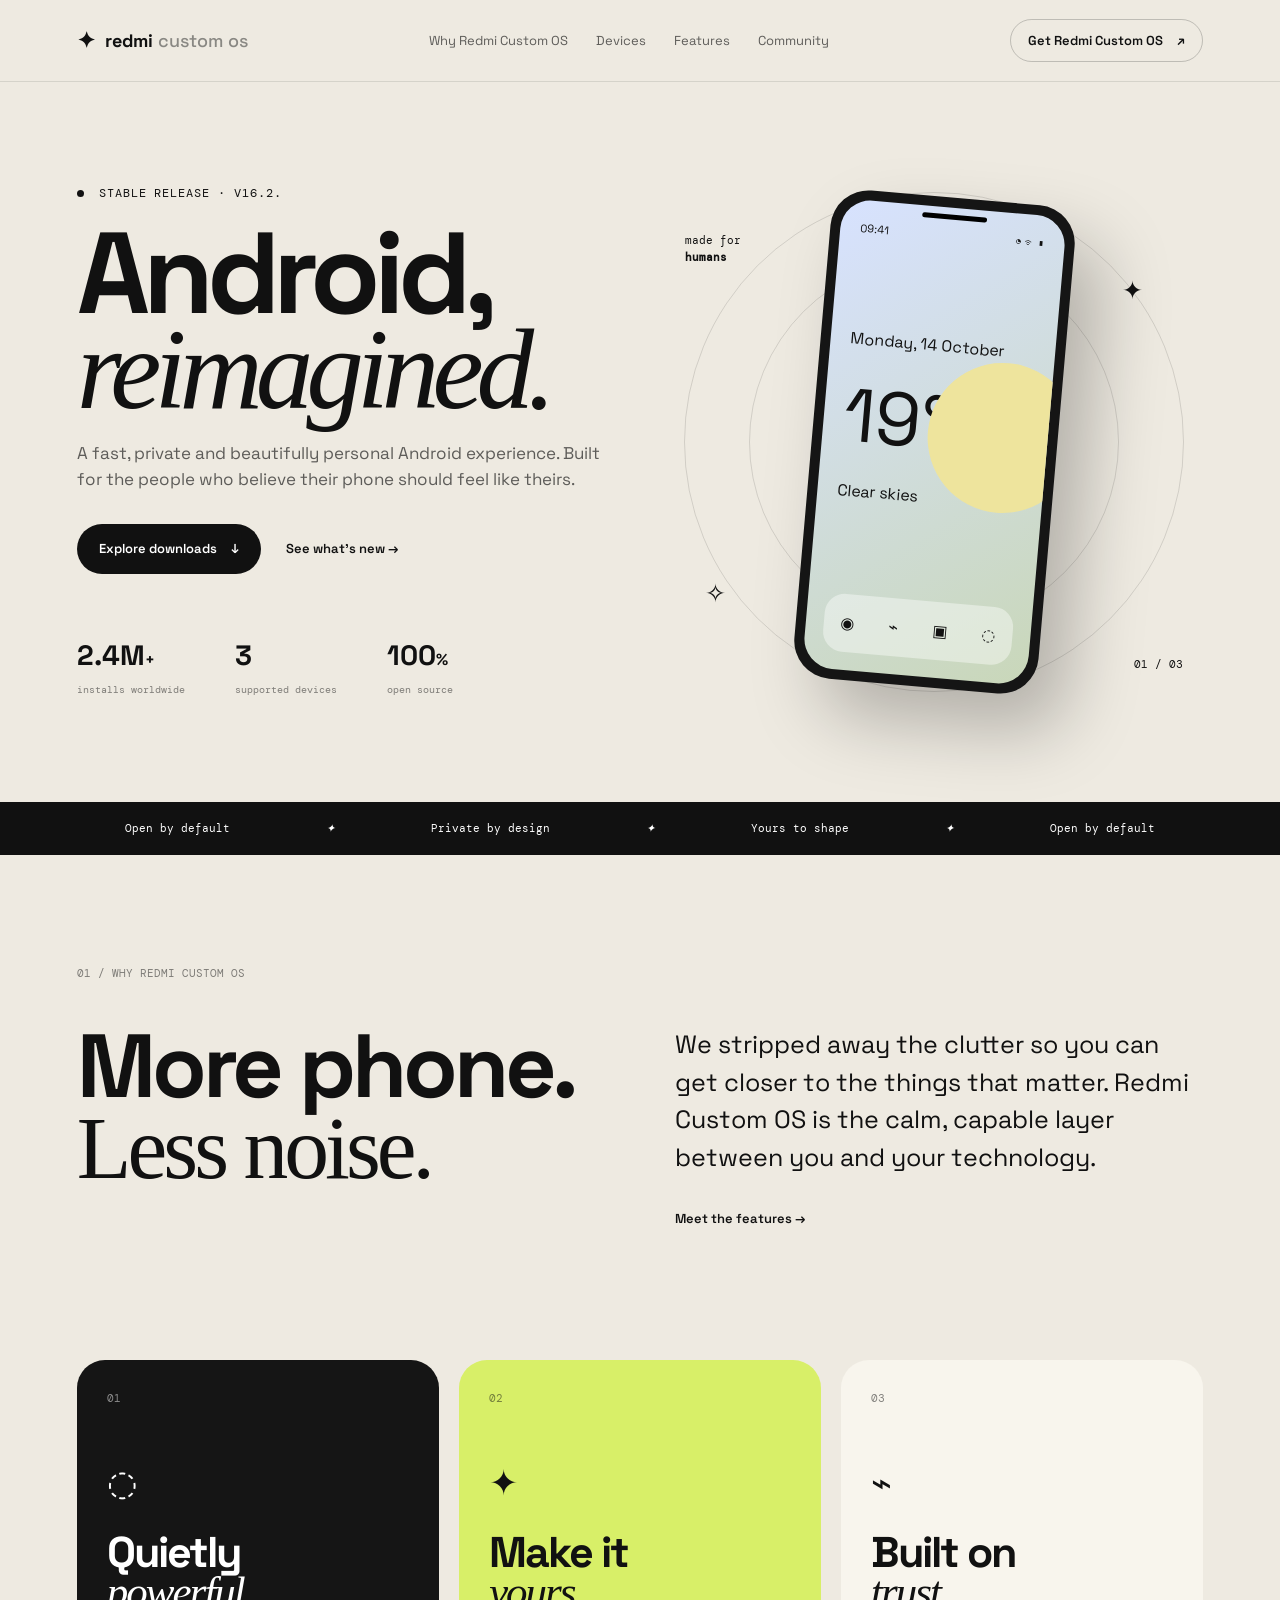
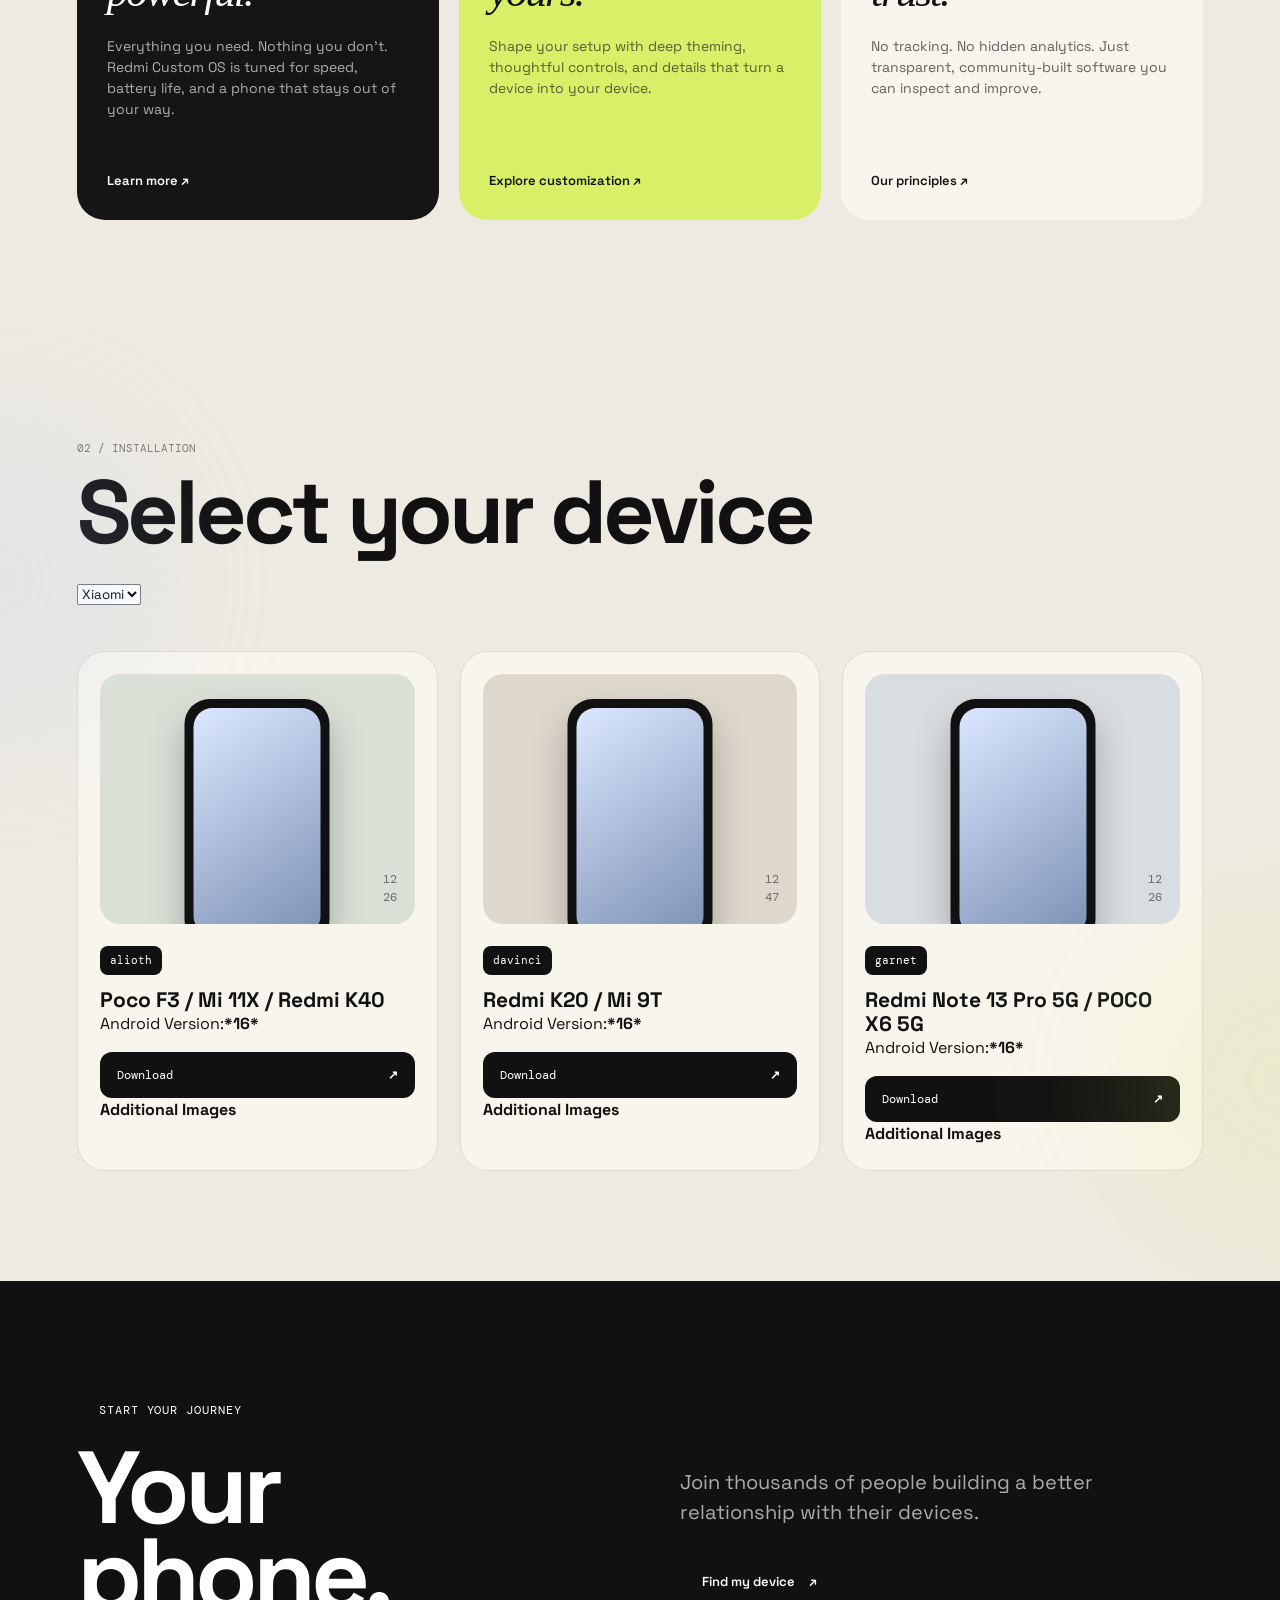
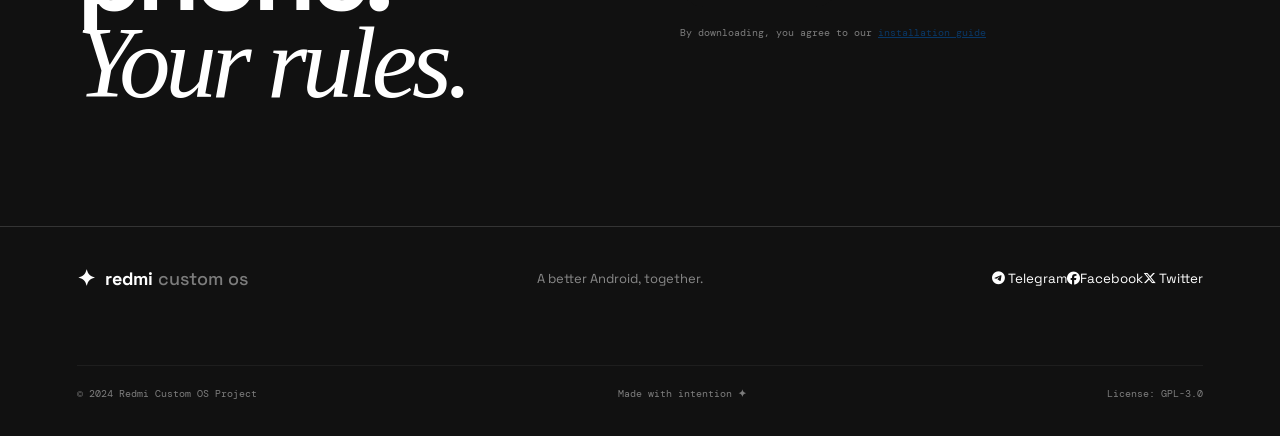
<file: index.html>
<!doctype html>
<html lang="en">
  <head>
    <meta charset="UTF-8" />
    <meta name="viewport" content="width=device-width, initial-scale=1.0" />
    <meta name="description" content="Redmi Custom OS is a clean, private and endlessly personal Android custom ROM." />
    <title>Redmi Custom OS — Android, reimagined</title>
    <link rel="preconnect" href="https://fonts.googleapis.com" />
    <link rel="preconnect" href="https://fonts.gstatic.com" crossorigin />
    <link href="https://fonts.googleapis.com/css2?family=DM+Mono:wght@400;500&family=Space+Grotesk:wght@400;500;600;700&display=swap" rel="stylesheet" />
    <link rel="stylesheet" href="styles.css" />
    <link rel="stylesheet" href="https://cdnjs.cloudflare.com/ajax/libs/font-awesome/6.5.2/css/all.min.css">
    </head>
  <body>
    <div class="noise"></div>
    <header class="site-header">
      <a class="brand" href="#" aria-label="Redmi Custom OS home"><span class="brand-mark">✦</span><span>redmi<span class="brand-dim"> custom os</span></span></a>
      <nav class="main-nav" aria-label="Main navigation">
        <a href="#why">Why Redmi Custom OS</a>
        <a href="#devices">Devices</a>
        <a href="#features">Features</a>
        <a href="#community">Community</a>
      </nav>
      <a class="button button-small button-outline" href="#download">Get Redmi Custom OS <span>↗</span></a>
      <button class="menu-button" aria-label="Open navigation menu" aria-expanded="false"><span></span><span></span></button>
    </header>

    <main>
      <section class="hero">
        <div class="hero-copy">
          <p class="eyebrow"><span class="pulse"></span> Stable release · v16.2.</p>
          <h1>Android,<br /><em>reimagined.</em></h1>
          <p class="hero-text">A fast, private and beautifully personal Android experience. Built for the people who believe their phone should feel like theirs.</p>
          <div class="hero-actions">
            <a class="button button-primary" href="#download">Explore downloads <span>↓</span></a>
            <a class="text-link" href="#why">See what’s new <span>→</span></a>
          </div>
          <div class="hero-stats">
            <div><strong>2.4M<span>+</span></strong><small>installs worldwide</small></div>
            <div><strong>3</strong><small>supported devices</small></div>
            <div><strong>100<span>%</span></strong><small>open source</small></div>
          </div>
        </div>
        <div class="hero-art" aria-label="Redmi Custom OS interface preview">
          <div class="orbit orbit-one"></div><div class="orbit orbit-two"></div>
          <div class="phone">
            <div class="phone-speaker"></div>
            <div class="phone-screen">
              <div class="screen-top"><span>09:41</span><span>◔ ᯤ ▮</span></div>
              <div class="weather"><span>Monday, 14 October</span><strong>19°</strong><span>Clear skies</span></div>
              <div class="sun"></div>
              <div class="screen-dock"><span>◉</span><span>⌁</span><span>▣</span><span>◌</span></div>
            </div>
          </div>
          <div class="art-label label-top">made for<br /><strong>humans</strong></div>
          <div class="art-label label-bottom">01 / 03</div>
          <div class="sparkle sparkle-a">✦</div><div class="sparkle sparkle-b">✧</div>
        </div>
      </section>

      <section class="ticker" aria-label="Redmi Custom OS values">
        <span>Open by default</span><i>✦</i><span>Private by design</span><i>✦</i><span>Yours to shape</span><i>✦</i><span>Open by default</span>
      </section>

      <section class="section intro-section" id="why">
        <div class="section-kicker">01 / Why Redmi Custom OS</div>
        <div class="intro-grid">
          <h2>More phone.<br /><span>Less noise.</span></h2>
          <div><p class="large-copy">We stripped away the clutter so you can get closer to the things that matter. Redmi Custom OS is the calm, capable layer between you and your technology.</p><a class="text-link" href="#features">Meet the features <span>→</span></a></div>
        </div>
      </section>

      <section class="section feature-section" id="features">
        <div class="feature-card feature-dark">
          <span class="card-number">01</span><div class="card-icon">◌</div>
          <h3>Quietly<br /><em>powerful.</em></h3><p>Everything you need. Nothing you don’t. Redmi Custom OS is tuned for speed, battery life, and a phone that stays out of your way.</p><a href="#download" class="card-link">Learn more <span>↗</span></a>
        </div>
        <div class="feature-card feature-lime">
          <span class="card-number">02</span><div class="card-icon">✦</div>
          <h3>Make it<br /><em>yours.</em></h3><p>Shape your setup with deep theming, thoughtful controls, and details that turn a device into your device.</p><a href="#download" class="card-link">Explore customization <span>↗</span></a>
        </div>
        <div class="feature-card feature-paper">
          <span class="card-number">03</span><div class="card-icon">⌁</div>
          <h3>Built on<br /><em>trust.</em></h3><p>No tracking. No hidden analytics. Just transparent, community-built software you can inspect and improve.</p><a href="#community" class="card-link">Our principles <span>↗</span></a>
        </div>
      </section>

      <section class="section device-section" id="devices">
        <div class="install-orb install-orb-left"></div><div class="install-orb install-orb-right"></div>
        <div class="install-header"><div class="section-kicker">02 / Installation</div><h2>Select your device</h2><label<span></span><select aria-label="Select device brand"><option>Xiaomi</option><option>Redmi</option><option>Poco</option></select></label></div>
        <div class="device-grid">
          <article class="install-card"><div class="device-art device-art-one"><span>12<br />26</span><i></i></div><div class="codename">alioth</div><h3>Poco F3 / Mi 11X / Redmi K40</h3><div class="Android Version"><span>Android Version:</span><strong>*16*</strong></div><a class="download-pill" href="alioth.html">Download <b>↗</b></a>

<div class="additional-images">
  <strong>Additional Images</strong>
  <a href="#" class=""></a>
</div>

</article>
          <article class="install-card"><div class="device-art device-art-two"><span>12<br />47</span><i></i></div><div class="codename">davinci</div><h3>Redmi K20 / Mi 9T</h3><div class="Android Version"><span>Android Version:</span><strong>*16*</strong></div><a class="download-pill" href="davinci.html">Download <b>↗</b></a>

<div class="additional-images">
  <strong>Additional Images</strong>
  <a href="#" class=""></a>
</div>

</article>
          <article class="install-card"><div class="device-art device-art-three"><span>12<br />26</span><i></i></div><div class="codename">garnet</div><h3>Redmi Note 13 Pro 5G / POCO X6 5G</h3><div class="Android Version"><span>Android Version:</span><strong>*16*</strong></div><a class="download-pill" href="garnet.html">Download <b>↗</b></a>

<div class="additional-images">
  <strong>Additional Images</strong>
  <a href="#" class=""></a>
</div>

</article>
        </div>
      </section>

      <section class="download-section" id="download">
        <div><p class="eyebrow"><span class="pulse"></span> Start your journey</p><h2>Your phone.<br /><em>Your rules.</em></h2></div>
        <div class="download-side"><p>Join thousands of people building a better relationship with their devices.</p><a class="button button-primary" href="#devices">Find my device <span>↗</span></a><small>By downloading, you agree to our <a href="installation.html" style="color:#0066cc; text-decoration:underline;">installation guide</a>
      </section>
    </main>

    <footer id="community">
      <div class="footer-top"><a class="brand" href="#"><span class="brand-mark">✦</span><span>redmi<span class="brand-dim"> custom os</span></span></a><p>A better Android, together.</p><div class="social-links"><a href="https://t.me/RedmiCustomOS"><i class="fa-brands fa-telegram"></i> Telegram</a><a href="https://www.facebook.com/share/1D7gKdGGDg"><i class="fa-brands fa-facebook"></i>Facebook</a><a href="https://x.com/dhankad_de95791"><i class="fa-brands fa-x-twitter"></i> Twitter</a></div></div>
      <div class="footer-bottom"><span>© 2024 Redmi Custom OS Project</span><span>Made with intention <b>✦</b></span><span>License: GPL-3.0</span></div>
    </footer>
    <script src="script.js"></script>
  </body>
</html>
</file>
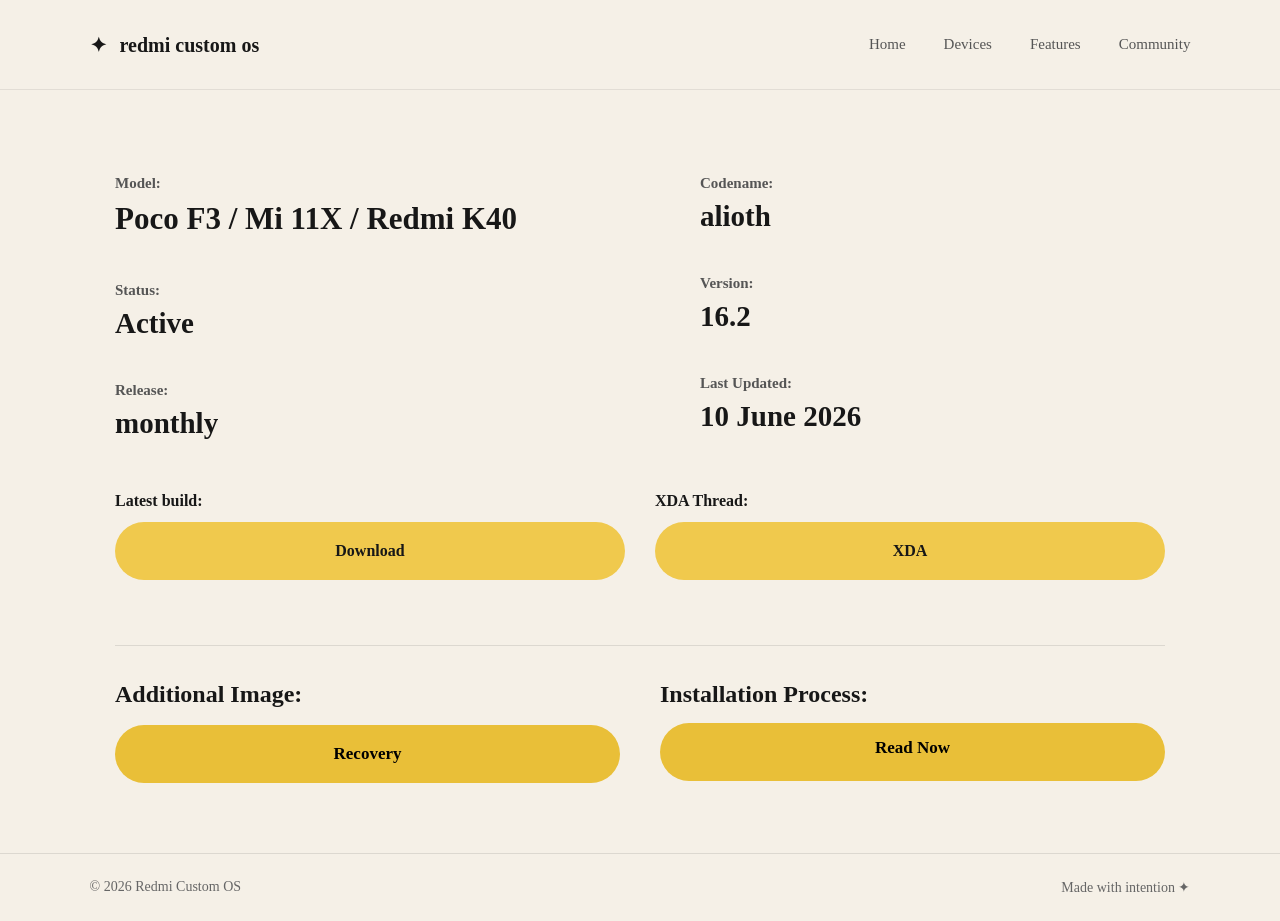
<file: alioth.html>
<!DOCTYPE html>
<html lang="en">
<head>
  <meta charset="UTF-8">
  <meta name="viewport" content="width=device-width, initial-scale=1.0">
  <title>Redmi Custom OS — Alioth</title>
  <link rel="stylesheet" href="alioth.css">
</head>

<body>

  <header>
    <div class="logo">
      ✦ <span>redmi custom os</span>
    </div>

    <nav>
      <a href="index.html">Home</a>
      <a href="index.html#devices">Devices</a>
      <a href="index.html#features">Features</a>
      <a href="index.html#community">Community</a>
    </nav>
  </header>


  <main>

    <section class="device-page">

      <div class="top-info">

        <div class="left">
          <p class="label">Model:</p>
          <h1>Poco F3 / Mi 11X / Redmi K40</h1>

          <p class="label">Status:</p>
          <h2>Active</h2>

          <p class="label">Release:</p>
          <h2>monthly</h2>

        </div>


        <div class="right">

          <p class="label">Codename:</p>
          <h2>alioth</h2>

          <p class="label">Version:</p>
          <h2>16.2</h2>

          <p class="label">Last Updated:</p>
          <h2>10 June 2026</h2>

        </div>

      </div>


      <div class="buttons">

        <div class="button-box">
          <p>Latest build:</p>
          <a href="https://drive.google.com/file/d/1pVw2408H2bIB-FGK45OMMXCQX6kdsFJE/view?usp=drive_link" class="yellow-button">Download</a>
        </div>

        <div class="button-box">
          <p>XDA Thread:</p>
          <a href="https://xdaforums.com/f/xiaomi-poco-f3-xiaomi-mi-11x-redmi-k40.12161/" class="yellow-button">XDA</a>
        </div>


      </div>


      <div class="additional">

        <h2>Additional Image:</h2>

        <a href="https://drive.google.com/file/d/1VeuA5lk1K1NndVs8CDUTeZrgmi63-OMq/view?usp=drive_link" class="recovery">Recovery</a>
      

    <div class="install-process">
        <p>Installation Process:</p>
        <a href="installat-prcess.html" class="read-now">Read Now</a>
    </div>

</div>
       
      </div>
      
    </section>

  </main>


  <footer>
    <p>© 2026 Redmi Custom OS</p>
    <p>Made with intention ✦</p>
  </footer>

</body>
</html>
</file>
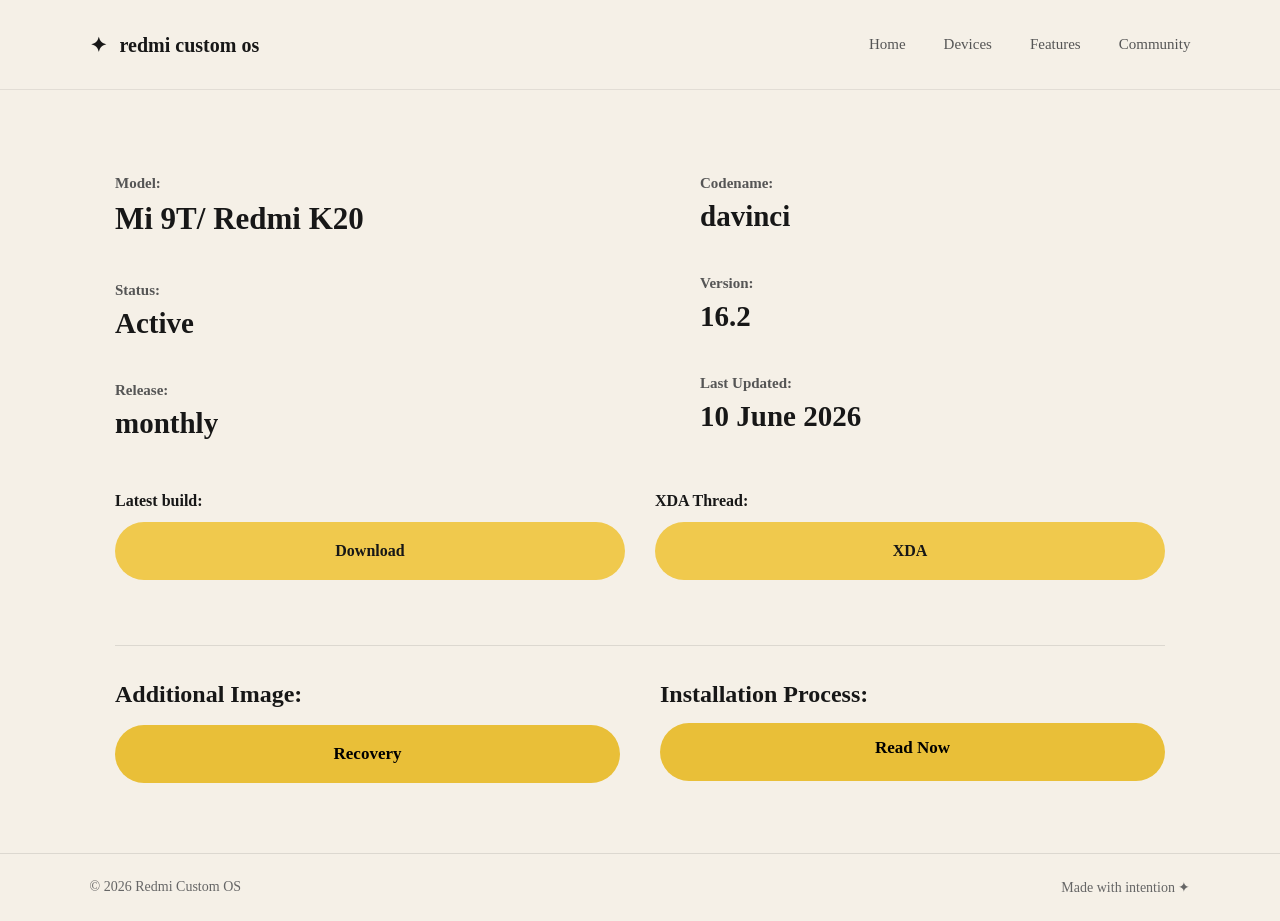
<file: davinci.html>
<!DOCTYPE html>
<html lang="en">
<head>
  <meta charset="UTF-8">
  <meta name="viewport" content="width=device-width, initial-scale=1.0">
  <title>Redmi Custom OS — davinci</title>
  <link rel="stylesheet" href="davinci.css">
</head>

<body>

  <header>
    <div class="logo">
      ✦ <span>redmi custom os</span>
    </div>

    <nav>
      <a href="index.html">Home</a>
      <a href="index.html#devices">Devices</a>
      <a href="index.html#features">Features</a>
      <a href="index.html#community">Community</a>
    </nav>
  </header>


  <main>

    <section class="device-page">

      <div class="top-info">

        <div class="left">
          <p class="label">Model:</p>
          <h1>Mi 9T/ Redmi K20</h1>

          <p class="label">Status:</p>
          <h2>Active</h2>

          <p class="label">Release:</p>
          <h2>monthly</h2>

        </div>


        <div class="right">

          <p class="label">Codename:</p>
          <h2>davinci</h2>

          <p class="label">Version:</p>
          <h2>16.2</h2>

          <p class="label">Last Updated:</p>
          <h2>10 June 2026</h2>

        </div>

      </div>


      <div class="buttons">

        <div class="button-box">
          <p>Latest build:</p>
          <a href="https://drive.google.com/file/d/1U9pMcCfRGZhumCl4fM5VPQaKZuCuV24B/view?usp=drive_link" class="yellow-button" download>Download</a>
        </div>

        <div class="button-box">
          <p>XDA Thread:</p>
          <a href="https://xdaforums.com/c/redmi-k20-xiaomi-mi-9t.8946/" class="yellow-button">XDA</a>
        </div>

      
      </div>


      <div class="additional">

        <h2>Additional Image:</h2>

        <a href="https://drive.google.com/file/d/1Y9vNpaS6b7nEz7cbAm2xpXI4EsQKaU9i/view?usp=drive_link" class="recovery">
          Recovery
        </a>
        <div class="install-process">
        <p>Installation Process:</p>
        <a href="installat-prcess.html" class="read-now">Read Now</a>
    </div>


      </div>

    </section>

  </main>


  <footer>
    <p>© 2026 Redmi Custom OS</p>
    <p>Made with intention ✦</p>
  </footer>

</body>
</html>
</file>
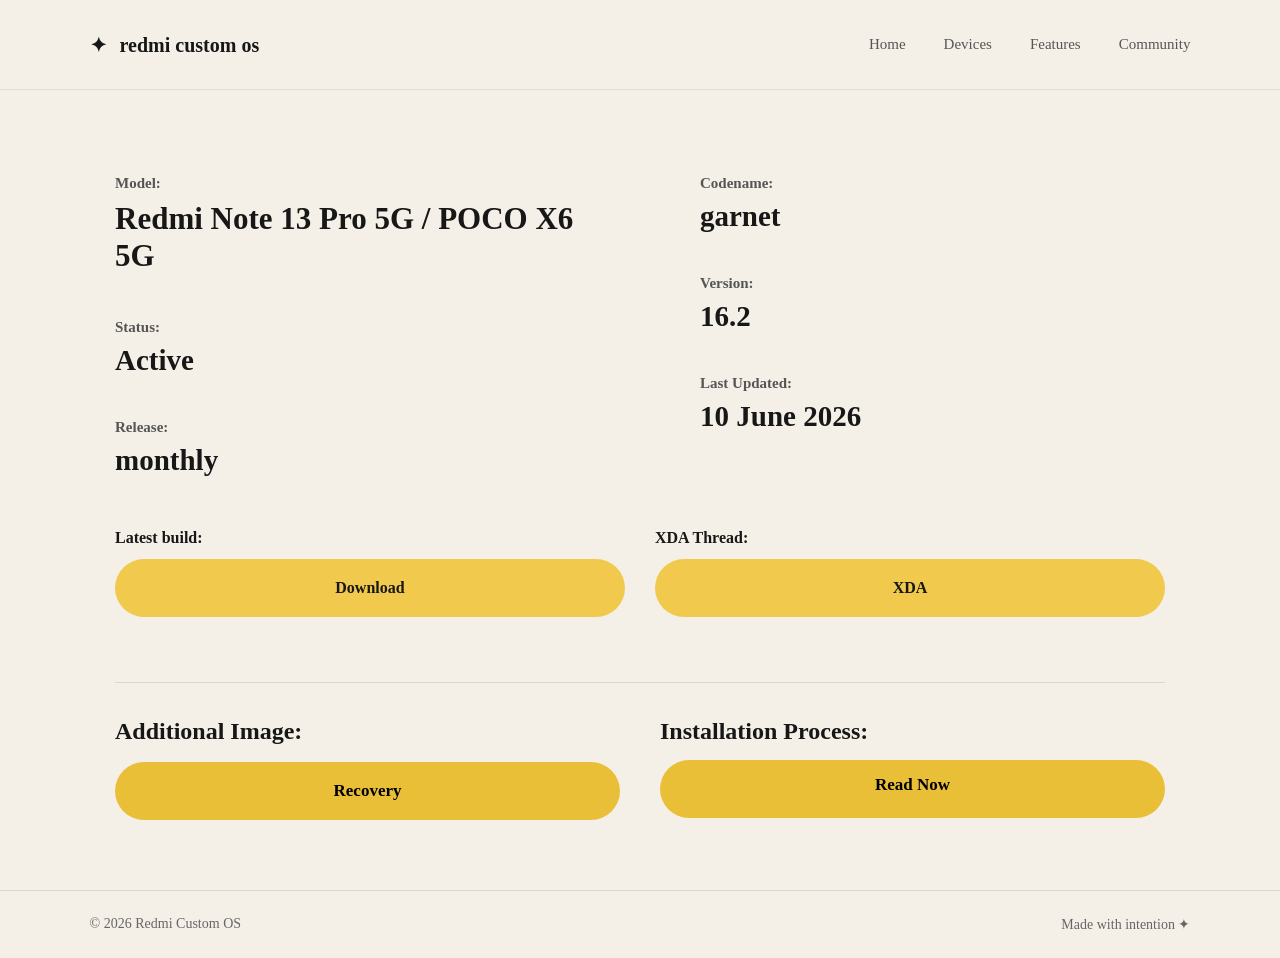
<file: garnet.html>
<!DOCTYPE html>
<html lang="en">
<head>
  <meta charset="UTF-8">
  <meta name="viewport" content="width=device-width, initial-scale=1.0">
  <title>Redmi Custom OS — Garnet</title>
  <link rel="stylesheet" href="garnet.css">
</head>

<body>

  <header>
    <div class="logo">
      ✦ <span>redmi custom os</span>
    </div>

    <nav>
      <a href="index.html">Home</a>
      <a href="index.html#devices">Devices</a>
      <a href="index.html#features">Features</a>
      <a href="index.html#community">Community</a>
    </nav>
  </header>


  <main>

    <section class="device-page">

      <div class="top-info">

        <div class="left">
          <p class="label">Model:</p>
          <h1>Redmi Note 13 Pro 5G / POCO X6 5G</h1>

          <p class="label">Status:</p>
          <h2>Active</h2>

          <p class="label">Release:</p>
          <h2>monthly</h2>

        </div>


        <div class="right">

          <p class="label">Codename:</p>
          <h2>garnet</h2>

          <p class="label">Version:</p>
          <h2>16.2</h2>

          <p class="label">Last Updated:</p>
          <h2>10 June 2026</h2>

        </div>

      </div>


      <div class="buttons">

        <div class="button-box">
          <p>Latest build:</p>
          <a href="https://drive.google.com/file/d/10eOTIA8CpVu3sxuh-YEKKDO9FA7jh8DV/view?usp=drive_link" class="yellow-button" download>Download</a>
        </div>

        <div class="button-box">
          <p>XDA Thread:</p>
          <a href="http://xdaforums.com/f/xiaomi-redmi-note-13-pro-5g-poco-x6-5g.12860/" class="yellow-button">XDA</a>
        </div>

      
      </div>


      <div class="additional">

        <h2>Additional Image:</h2>

        <a href="https://drive.google.com/file/d/1JpPSK1daxnmPfbVumli6lsO_8FqAuLN2/view?usp=sharing" class="recovery">
          Recovery
        </a>
        <div class="install-process">
        <p>Installation Process:</p>
        <a href="installat-prcess.html" class="read-now">Read Now</a>
    </div>


      </div>

    </section>

  </main>


  <footer>
    <p>© 2026 Redmi Custom OS</p>
    <p>Made with intention ✦</p>
  </footer>

</body>
</html>
</file>
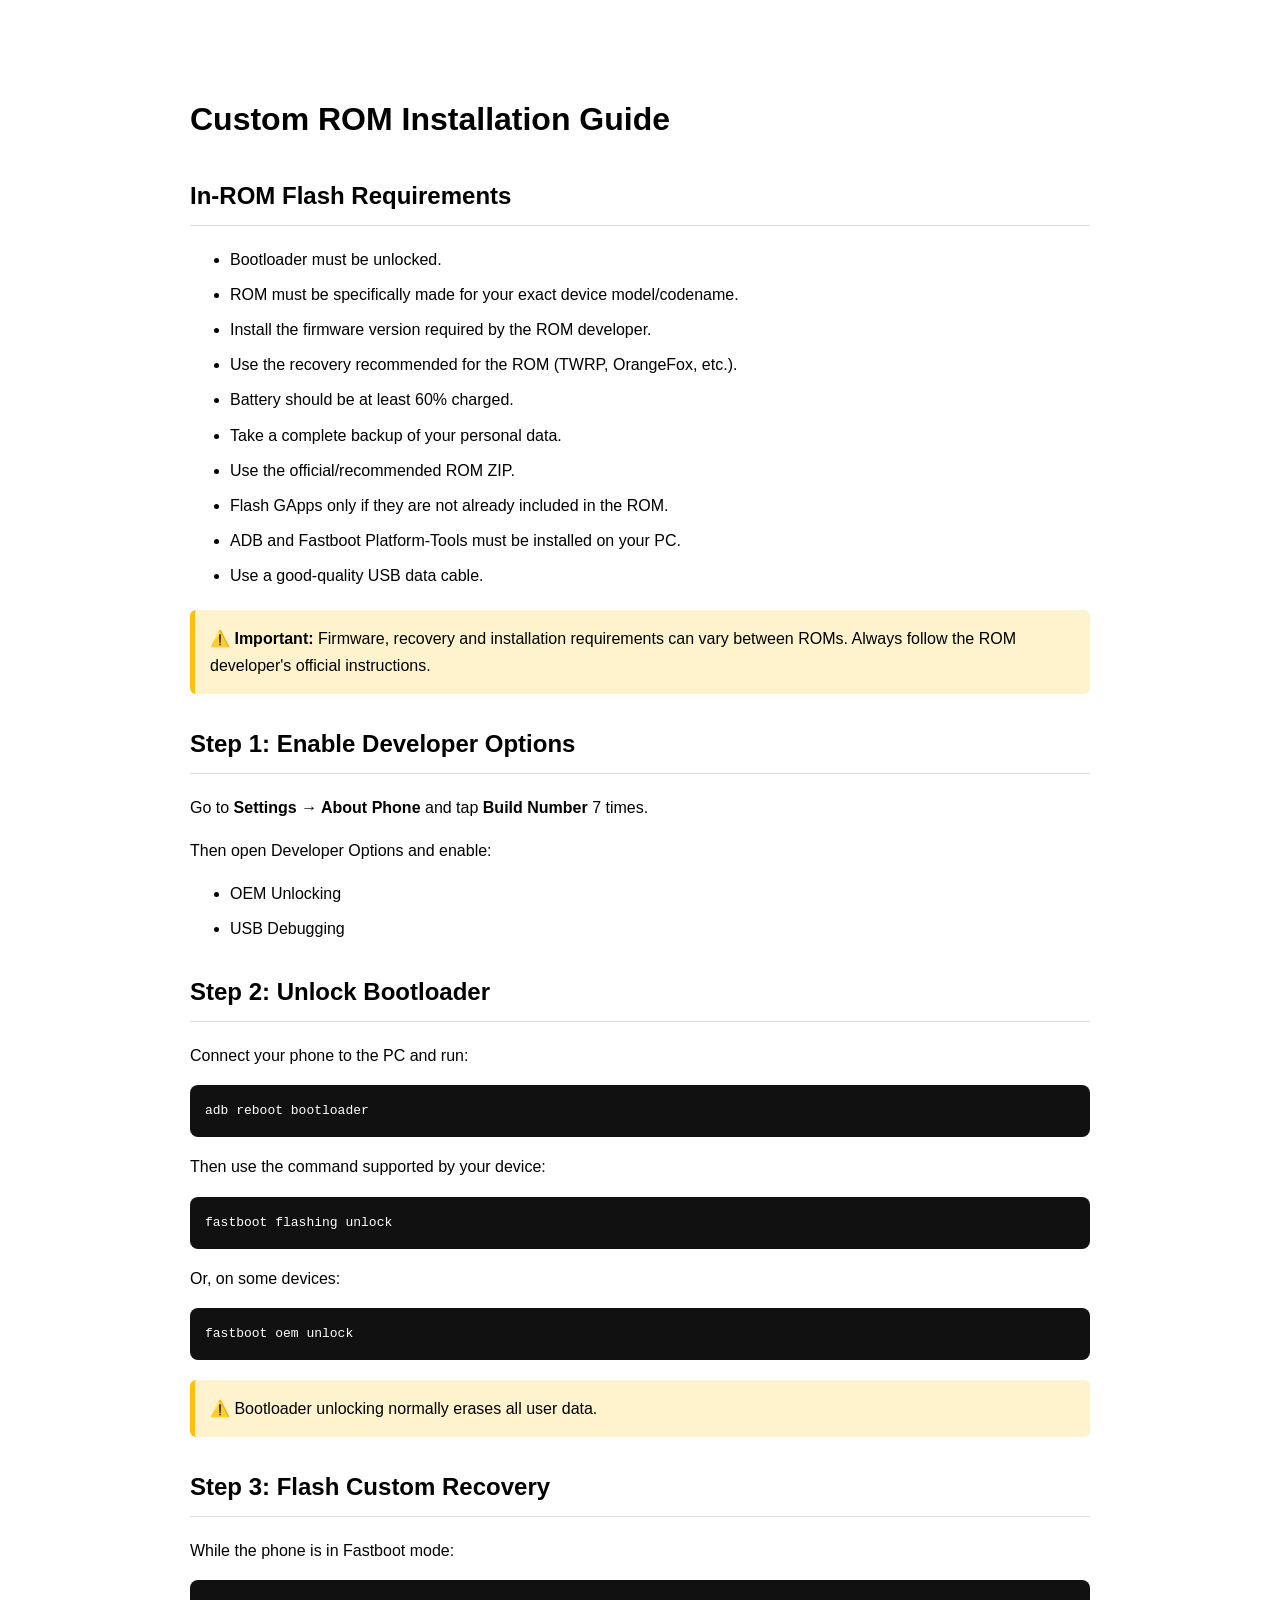
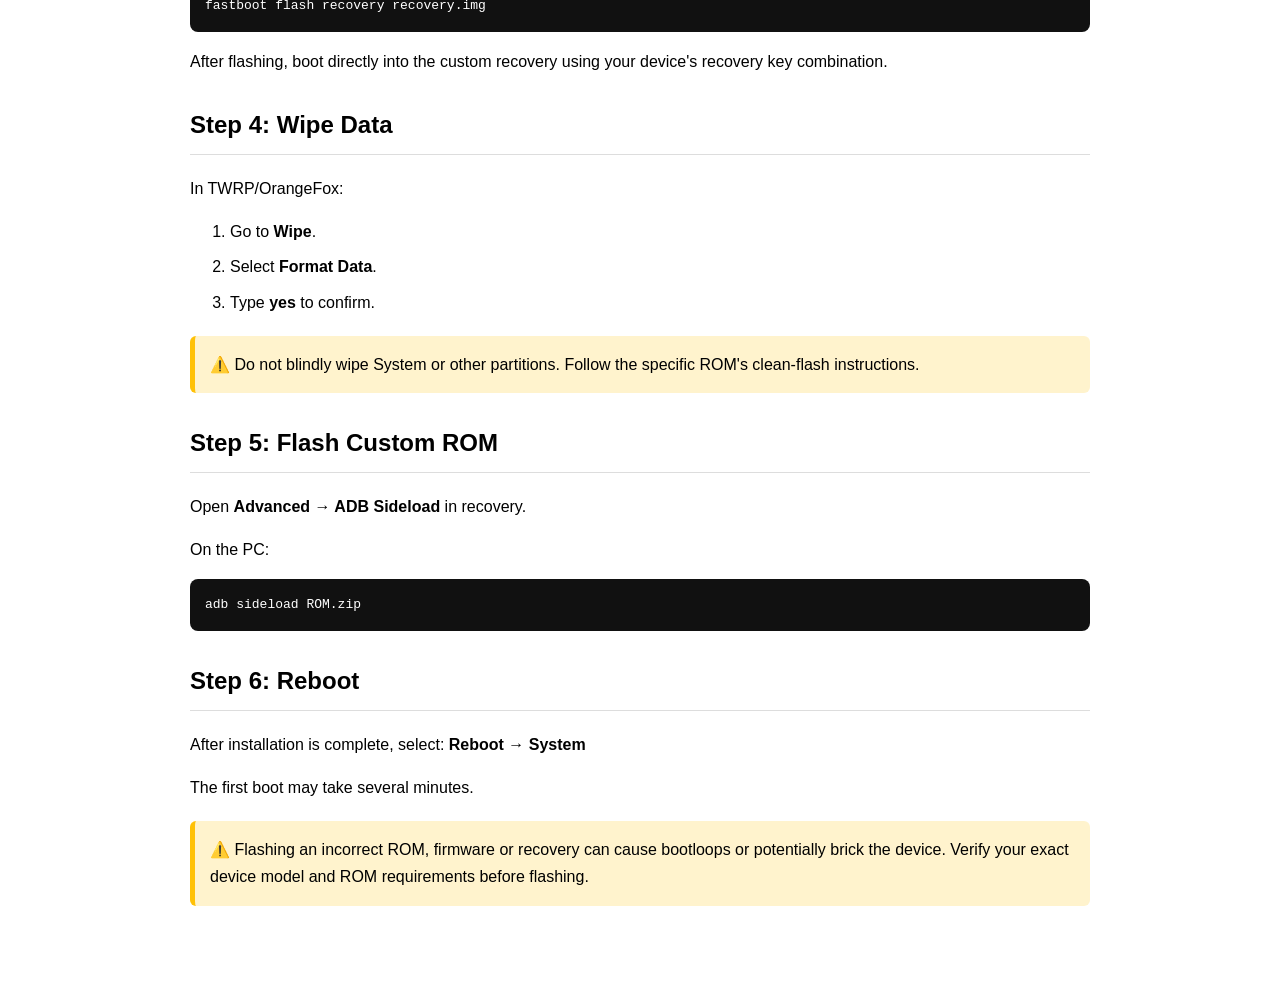
<file: installat-prcess.html>
<!DOCTYPE html>
<html lang="en">
<head>
  <meta charset="UTF-8">
  <link rel="stylesheet" href="install-process.css">
</head>

<body><section class="rom-guide">

  <h1>Custom ROM Installation Guide</h1>

  <h2>In-ROM Flash Requirements</h2>

  <ul>
    <li>Bootloader must be unlocked.</li>
    <li>ROM must be specifically made for your exact device model/codename.</li>
    <li>Install the firmware version required by the ROM developer.</li>
    <li>Use the recovery recommended for the ROM (TWRP, OrangeFox, etc.).</li>
    <li>Battery should be at least 60% charged.</li>
    <li>Take a complete backup of your personal data.</li>
    <li>Use the official/recommended ROM ZIP.</li>
    <li>Flash GApps only if they are not already included in the ROM.</li>
    <li>ADB and Fastboot Platform-Tools must be installed on your PC.</li>
    <li>Use a good-quality USB data cable.</li>
  </ul>

  <div class="warning">
    <strong>⚠️ Important:</strong>
    Firmware, recovery and installation requirements can vary between ROMs.
    Always follow the ROM developer's official instructions.
  </div>

  <h2>Step 1: Enable Developer Options</h2>

  <p>
    Go to <b>Settings → About Phone</b> and tap
    <b>Build Number</b> 7 times.
  </p>

  <p>Then open Developer Options and enable:</p>

  <ul>
    <li>OEM Unlocking</li>
    <li>USB Debugging</li>
  </ul>

  <h2>Step 2: Unlock Bootloader</h2>

  <p>Connect your phone to the PC and run:</p>

  <pre><code>adb reboot bootloader</code></pre>

  <p>Then use the command supported by your device:</p>

  <pre><code>fastboot flashing unlock</code></pre>

  <p>Or, on some devices:</p>

  <pre><code>fastboot oem unlock</code></pre>

  <div class="warning">
    ⚠️ Bootloader unlocking normally erases all user data.
  </div>

  <h2>Step 3: Flash Custom Recovery</h2>

  <p>While the phone is in Fastboot mode:</p>

  <pre><code>fastboot flash recovery recovery.img</code></pre>

  <p>
    After flashing, boot directly into the custom recovery using
    your device's recovery key combination.
  </p>

  <h2>Step 4: Wipe Data</h2>

  <p>In TWRP/OrangeFox:</p>

  <ol>
    <li>Go to <b>Wipe</b>.</li>
    <li>Select <b>Format Data</b>.</li>
    <li>Type <b>yes</b> to confirm.</li>
  </ol>

  <div class="warning">
    ⚠️ Do not blindly wipe System or other partitions.
    Follow the specific ROM's clean-flash instructions.
  </div>

  <h2>Step 5: Flash Custom ROM</h2>

  <p>Open <b>Advanced → ADB Sideload</b> in recovery.</p>

  <p>On the PC:</p>

  <pre><code>adb sideload ROM.zip</code></pre>


  

  <h2>Step 6: Reboot</h2>

  <p>
    After installation is complete, select:
    <b>Reboot → System</b>
  </p>

  <p>
    The first boot may take several minutes.
  </p>

  <div class="warning">
    ⚠️ Flashing an incorrect ROM, firmware or recovery can cause
    bootloops or potentially brick the device. Verify your exact
    device model and ROM requirements before flashing.
  </div>


</section>
</file>
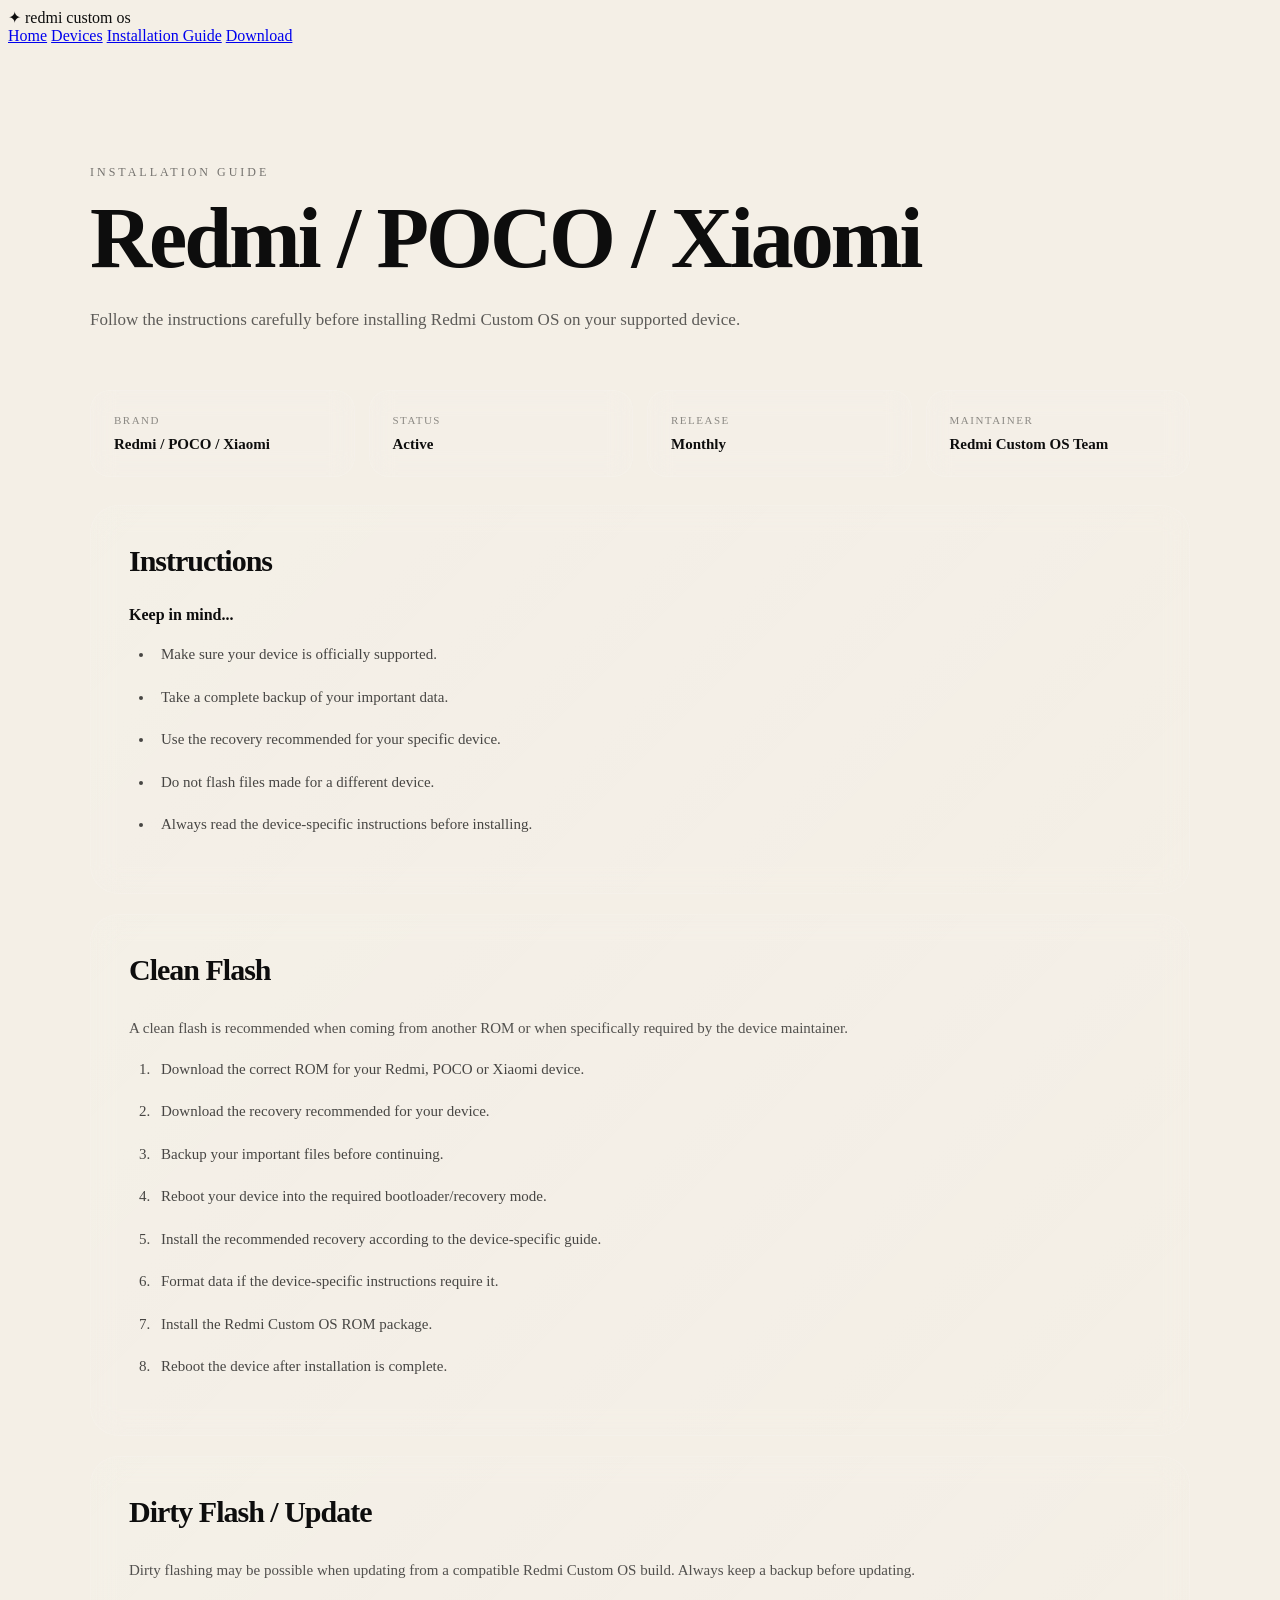
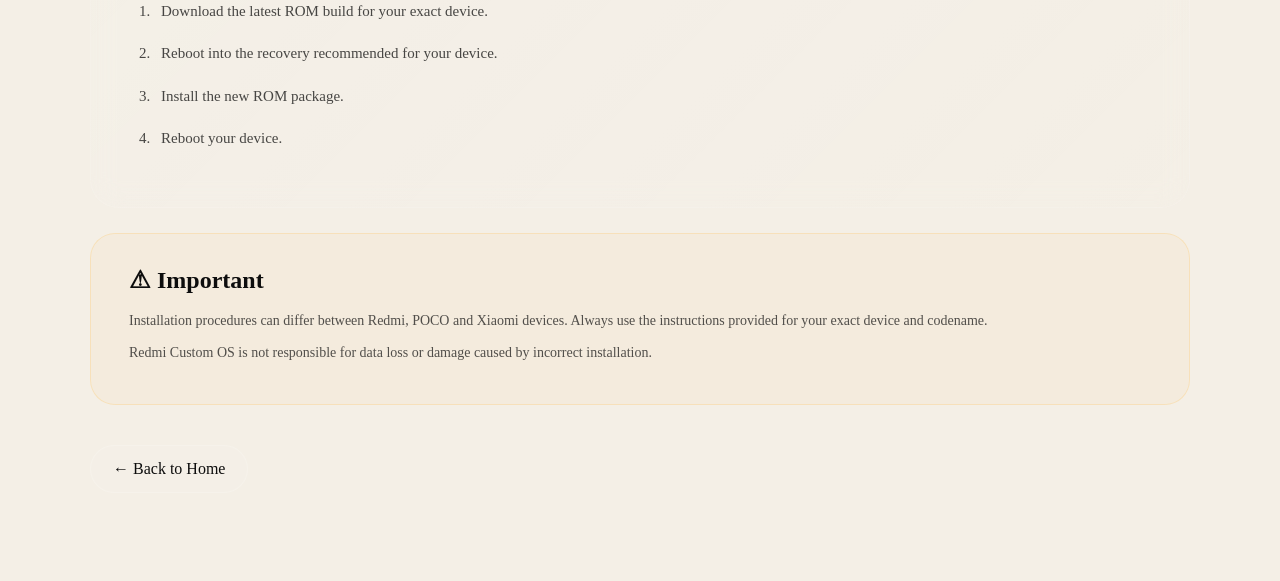
<file: installation.html>
<!DOCTYPE html>
<html lang="en">
<head>
  <meta charset="UTF-8">
  <meta name="viewport" content="width=device-width, initial-scale=1.0">

  <title>Installation Guide - Redmi Custom OS</title>

  <link rel="stylesheet" href="installation.css">
</head>

<body>

  <header class="site-header">
    <div class="brand">
      ✦ redmi <span>custom os</span>
    </div>

    <nav>
      <a href="index.html">Home</a>
      <a href="index.html#devices">Devices</a>
      <a href="installation.html">Installation Guide</a>
      <a href="index.html#download">Download</a>
    </nav>
  </header>


  <main class="installation-page">

    <div class="section-kicker">INSTALLATION GUIDE</div>

    <h1>Redmi / POCO / Xiaomi</h1>

    <p class="intro">
      Follow the instructions carefully before installing Redmi Custom OS
      on your supported device.
    </p>


    <section class="device-info">

      <div>
        <span>Brand</span>
        <strong>Redmi / POCO / Xiaomi</strong>
      </div>

      <div>
        <span>Status</span>
        <strong>Active</strong>
      </div>

      <div>
        <span>Release</span>
        <strong>Monthly</strong>
      </div>

      <div>
        <span>Maintainer</span>
        <strong>Redmi Custom OS Team</strong>
      </div>

    </section>


    <section class="guide-card">

      <h2>Instructions</h2>

      <h3>Keep in mind...</h3>

      <ul>
        <li>Make sure your device is officially supported.</li>
        <li>Take a complete backup of your important data.</li>
        <li>Use the recovery recommended for your specific device.</li>
        <li>Do not flash files made for a different device.</li>
        <li>Always read the device-specific instructions before installing.</li>
      </ul>

    </section>


    <section class="guide-card">

      <h2>Clean Flash</h2>

      <p>
        A clean flash is recommended when coming from another ROM or when
        specifically required by the device maintainer.
      </p>

      <ol>
        <li>Download the correct ROM for your Redmi, POCO or Xiaomi device.</li>

        <li>
          Download the recovery recommended for your device.
        </li>

        <li>
          Backup your important files before continuing.
        </li>

        <li>
          Reboot your device into the required bootloader/recovery mode.
        </li>

        <li>
          Install the recommended recovery according to the device-specific guide.
        </li>

        <li>
          Format data if the device-specific instructions require it.
        </li>

        <li>
          Install the Redmi Custom OS ROM package.
        </li>

        <li>
          Reboot the device after installation is complete.
        </li>
      </ol>

    </section>


    <section class="guide-card">

      <h2>Dirty Flash / Update</h2>

      <p>
        Dirty flashing may be possible when updating from a compatible
        Redmi Custom OS build. Always keep a backup before updating.
      </p>

      <ol>
        <li>Download the latest ROM build for your exact device.</li>

        <li>Reboot into the recovery recommended for your device.</li>

        <li>Install the new ROM package.</li>

        <li>Reboot your device.</li>
      </ol>

    </section>


    <section class="warning-card">

      <h2>⚠ Important</h2>

      <p>
        Installation procedures can differ between Redmi, POCO and Xiaomi
        devices. Always use the instructions provided for your exact device
        and codename.
      </p>

      <p>
        Redmi Custom OS is not responsible for data loss or damage caused
        by incorrect installation.
      </p>

    </section>


    <a href="index.html" class="back-button">
      ← Back to Home
    </a>

  </main>

</body>
</html>
</file>
<file: styles.css>
* {
  box-sizing: border-box;
  margin: 0;
  padding: 0;
}

html {
  scroll-behavior: smooth;
}

body {
  font-family: "Space Grotesk", sans-serif;
  background: #eeeae1;
  color: #111;
  line-height: 1.5;
}

a {
  color: inherit;
  text-decoration: none;
}

button,
select {
  font-family: inherit;
}

.noise {
  position: fixed;
  inset: 0;
  pointer-events: none;
  opacity: .035;
  z-index: 100;
}

/* HEADER */

.site-header {
  height: 82px;
  padding: 0 6%;
  display: flex;
  align-items: center;
  justify-content: space-between;
  border-bottom: 1px solid rgba(0,0,0,.1);
  background: rgba(238,234,225,.9);
  backdrop-filter: blur(15px);
  position: sticky;
  top: 0;
  z-index: 50;
}

.brand {
  display: flex;
  align-items: center;
  gap: 10px;
  font-size: 18px;
  font-weight: 700;
}

.brand-mark {
  font-size: 22px;
}

.brand-dim {
  opacity: .45;
  font-weight: 500;
}

.main-nav {
  display: flex;
  gap: 28px;
  font-size: 13px;
}

.main-nav a {
  opacity: .65;
  transition: .2s;
}

.main-nav a:hover {
  opacity: 1;
}

.button {
  display: inline-flex;
  align-items: center;
  gap: 14px;
  padding: 15px 22px;
  border-radius: 999px;
  font-size: 13px;
  font-weight: 600;
}

.button-small {
  padding: 11px 17px;
}

.button-outline {
  border: 1px solid rgba(0,0,0,.2);
}

.button-primary {
  background: #111;
  color: white;
}

.menu-button {
  display: none;
  background: none;
  border: 0;
}

/* HERO */

.hero {
  min-height: 680px;
  padding: 80px 6%;
  display: grid;
  grid-template-columns: 1fr 1fr;
  gap: 50px;
  align-items: center;
  overflow: hidden;
}

.eyebrow {
  font-family: "DM Mono", monospace;
  font-size: 12px;
  text-transform: uppercase;
  letter-spacing: .08em;
}

.pulse {
  width: 7px;
  height: 7px;
  display: inline-block;
  border-radius: 50%;
  background: #111;
  margin-right: 7px;
}

.hero h1 {
  font-size: clamp(65px, 9vw, 125px);
  line-height: .82;
  letter-spacing: -7px;
  margin: 25px 0;
}

.hero h1 em,
.download-section h2 em {
  font-family: Georgia, serif;
  font-weight: 400;
}

.hero-text {
  max-width: 530px;
  font-size: 17px;
  opacity: .65;
}

.hero-actions {
  display: flex;
  align-items: center;
  gap: 25px;
  margin-top: 32px;
}

.text-link {
  font-size: 13px;
  font-weight: 600;
}

.hero-stats {
  display: flex;
  gap: 50px;
  margin-top: 60px;
}

.hero-stats strong {
  display: block;
  font-size: 28px;
}

.hero-stats strong span {
  font-size: 16px;
}

.hero-stats small {
  opacity: .5;
  font-family: "DM Mono", monospace;
  font-size: 10px;
}

/* HERO PHONE */

.hero-art {
  height: 560px;
  position: relative;
  display: flex;
  justify-content: center;
  align-items: center;
}

.orbit {
  position: absolute;
  border: 1px solid rgba(0,0,0,.12);
  border-radius: 50%;
}

.orbit-one {
  width: 500px;
  height: 500px;
}

.orbit-two {
  width: 370px;
  height: 370px;
}

.phone {
  width: 245px;
  height: 490px;
  border-radius: 38px;
  padding: 10px;
  background: #151515;
  box-shadow: 30px 35px 70px rgba(0,0,0,.25);
  transform: rotate(5deg);
  position: relative;
  z-index: 3;
}

.phone-screen {
  height: 100%;
  border-radius: 30px;
  overflow: hidden;
  position: relative;
  padding: 20px;
  background: linear-gradient(145deg,#d7e2ff,#c9d7b9);
}

.phone-speaker {
  position: absolute;
  width: 65px;
  height: 5px;
  border-radius: 10px;
  background: #000;
  left: 50%;
  top: 17px;
  transform: translateX(-50%);
  z-index: 5;
}

.screen-top {
  display: flex;
  justify-content: space-between;
  font-size: 11px;
}

.weather {
  margin-top: 90px;
  display: flex;
  flex-direction: column;
  gap: 8px;
}

.weather strong {
  font-size: 75px;
  font-weight: 400;
}

.sun {
  width: 150px;
  height: 150px;
  border-radius: 50%;
  background: #eee49d;
  position: absolute;
  right: -30px;
  top: 150px;
}

.screen-dock {
  position: absolute;
  bottom: 18px;
  left: 18px;
  right: 18px;
  height: 58px;
  border-radius: 20px;
  background: rgba(255,255,255,.4);
  display: flex;
  align-items: center;
  justify-content: space-around;
}

.art-label {
  position: absolute;
  font-family: "DM Mono", monospace;
  font-size: 11px;
  z-index: 4;
}

.label-top {
  top: 70px;
  left: 20px;
}

.label-bottom {
  bottom: 50px;
  right: 20px;
}

.sparkle {
  position: absolute;
  font-size: 25px;
}

.sparkle-a {
  top: 110px;
  right: 60px;
}

.sparkle-b {
  bottom: 110px;
  left: 40px;
}

/* TICKER */

.ticker {
  padding: 18px 6%;
  background: #111;
  color: white;
  display: flex;
  justify-content: space-around;
  align-items: center;
  font-family: "DM Mono", monospace;
  font-size: 11px;
}

/* COMMON SECTIONS */

.section {
  padding: 110px 6%;
}

.section-kicker {
  font-family: "DM Mono", monospace;
  font-size: 11px;
  opacity: .5;
  text-transform: uppercase;
}

.intro-grid {
  display: grid;
  grid-template-columns: 1fr 1fr;
  gap: 70px;
  margin-top: 45px;
}

.intro-grid h2 {
  font-size: clamp(50px,7vw,90px);
  line-height: .9;
  letter-spacing: -4px;
}

.intro-grid h2 span {
  font-family: Georgia, serif;
  font-weight: 400;
}

.large-copy {
  font-size: 25px;
  max-width: 600px;
  margin-bottom: 30px;
}

/* FEATURES */

.feature-section {
  display: grid;
  grid-template-columns: repeat(3,1fr);
  gap: 20px;
  padding-top: 20px;
}

.feature-card {
  min-height: 460px;
  padding: 30px;
  border-radius: 28px;
  position: relative;
  display: flex;
  flex-direction: column;
}

.feature-dark {
  background: #151515;
  color: white;
}

.feature-lime {
  background: #d8ef68;
}

.feature-paper {
  background: #f8f5ed;
}

.card-number {
  font-family: "DM Mono", monospace;
  font-size: 11px;
  opacity: .5;
}

.card-icon {
  font-size: 35px;
  margin-top: 50px;
}

.feature-card h3 {
  font-size: 43px;
  line-height: .9;
  margin: 25px 0;
  letter-spacing: -2px;
}

.feature-card h3 em {
  font-family: Georgia, serif;
  font-weight: 400;
}

.feature-card p {
  opacity: .65;
  font-size: 14px;
  max-width: 330px;
}

.card-link {
  margin-top: auto;
  font-size: 13px;
  font-weight: 600;
}

/* DEVICES */

.device-section {
  position: relative;
  overflow: hidden;
}

.install-header {
  margin-bottom: 45px;
}

.install-header h2 {
  font-size: clamp(50px,7vw,90px);
  line-height: .9;
  letter-spacing: -4px;
  margin: 15px 0 30px;
}

.brand-select {
  display: inline-flex;
  align-items: center;
  gap: 12px;
  padding: 12px 18px;
  border: 1px solid rgba(0,0,0,.2);
  border-radius: 999px;
  background: #f8f5ed;
  font-family: "DM Mono", monospace;
  font-size: 12px;
}

.brand-select select {
  border: 0;
  outline: 0;
  background: transparent;
  font: inherit;
}

.device-grid {
  display: grid;
  grid-template-columns: repeat(3,1fr);
  gap: 22px;
}

.install-card {
  min-height: 520px;
  padding: 22px;
  border-radius: 28px;
  background: #f8f5ed;
  border: 1px solid rgba(0,0,0,.1);
  display: flex;
  flex-direction: column;
  overflow: hidden;
  transition: .3s;
}

.install-card:hover {
  transform: translateY(-8px);
  box-shadow: 0 25px 60px rgba(0,0,0,.12);
}

.device-art {
  height: 250px;
  border-radius: 20px;
  position: relative;
  overflow: hidden;
  display: flex;
  align-items: flex-end;
  justify-content: flex-end;
  padding: 18px;
  margin-bottom: 22px;
}

.device-art::before {
  content: "";
  position: absolute;
  width: 145px;
  height: 245px;
  left: 50%;
  top: 25px;
  transform: translateX(-50%);
  border-radius: 25px;
  background: #111;
  box-shadow: 0 20px 35px rgba(0,0,0,.25);
}

.device-art::after {
  content: "";
  position: absolute;
  width: 127px;
  height: 227px;
  left: 50%;
  top: 34px;
  transform: translateX(-50%);
  border-radius: 19px;
  background: linear-gradient(145deg,#dce7ff,#7c91b4);
}

.device-art-one {
  background: #d9e0d6;
}

.device-art-two {
  background: #ded7cc;
}

.device-art-three {
  background: #d8dde2;
}

.device-art span {
  position: relative;
  z-index: 3;
  font-family: "DM Mono", monospace;
  font-size: 12px;
  opacity: .55;
}

.codename {
  width: fit-content;
  background: #111;
  color: white;
  border-radius: 8px;
  padding: 6px 10px;
  font-family: "DM Mono", monospace;
  font-size: 11px;
  margin-bottom: 13px;
}

.install-card h3 {
  font-size: 21px;
  line-height: 1.15;
}

.maintainer {
  display: flex;
  gap: 6px;
  margin-top: auto;
  padding-top: 25px;
  font-size: 12px;
}

.maintainer span {
  opacity: .5;
}

.download-pill {
  display: flex;
  justify-content: space-between;
  align-items: center;
  margin-top: 16px;
  padding: 14px 17px;
  background: #111;
  color: white;
  border-radius: 12px;
  font-family: "DM Mono", monospace;
  font-size: 12px;
  transition: .2s;
}

.download-pill:hover {
  background: #333;
  transform: translateX(4px);
}

/* ORBS */

.install-orb {
  position: absolute;
  width: 300px;
  height: 300px;
  border-radius: 50%;
  filter: blur(80px);
  opacity: .18;
  pointer-events: none;
}

.install-orb-left {
  left: -150px;
  top: 100px;
  background: #a8c5ff;
}

.install-orb-right {
  right: -150px;
  bottom: 50px;
  background: #d8ef68;
}

/* DOWNLOAD */

.download-section {
  padding: 120px 6%;
  background: #111;
  color: white;
  display: grid;
  grid-template-columns: 1fr 1fr;
  gap: 80px;
}

.download-section h2 {
  font-size: clamp(60px,8vw,110px);
  line-height: .85;
  letter-spacing: -5px;
  margin-top: 25px;
}

.download-side {
  align-self: center;
  max-width: 430px;
}

.download-side p {
  font-size: 20px;
  opacity: .65;
  margin-bottom: 30px;
}

.download-side small {
  display: block;
  margin-top: 18px;
  opacity: .45;
  font-family: "DM Mono", monospace;
  font-size: 10px;
}

/* FOOTER */

footer {
  background: #111;
  color: white;
  padding: 35px 6%;
  border-top: 1px solid rgba(255,255,255,.15);
}

.footer-top {
  display: flex;
  justify-content: space-between;
  align-items: center;
  gap: 30px;
}

.footer-top p {
  opacity: .5;
  font-size: 13px;
}

.socials {
  display: flex;
  gap: 20px;
  font-family: "DM Mono", monospace;
  font-size: 11px;
  opacity: .7;
}

.footer-bottom {
  margin-top: 70px;
  padding-top: 20px;
  border-top: 1px solid rgba(255,255,255,.12);
  display: flex;
  justify-content: space-between;
  font-family: "DM Mono", monospace;
  font-size: 10px;
  opacity: .45;
}

/* MOBILE */

@media (max-width: 900px) {
  .main-nav {
    display: none;
  }

  .menu-button {
    display: block;
  }

  .hero,
  .intro-grid,
  .download-section {
    grid-template-columns: 1fr;
  }

  .hero {
    padding-top: 60px;
  }

  .hero-art {
    height: 500px;
  }

  .feature-section,
  .device-grid {
    grid-template-columns: 1fr 1fr;
  }
}

@media (max-width: 600px) {
  .site-header {
    padding: 0 20px;
  }

  .site-header > .button {
    display: none;
  }

  .hero,
  .section,
  .download-section {
    padding-left: 20px;
    padding-right: 20px;
  }

  .hero h1 {
    font-size: 70px;
    letter-spacing: -4px;
  }

  .hero-stats {
    gap: 25px;
  }

  .hero-art {
    transform: scale(.8);
  }

  .feature-section,
  .device-grid {
    grid-template-columns: 1fr;
  }

  .intro-grid {
    gap: 35px;
  }

  .large-copy {
    font-size: 20px;
  }

  .download-section h2 {
    font-size: 65px;
  }

  .footer-top,
  .footer-bottom {
    flex-direction: column;
    align-items: flex-start;
    gap: 20px;
  }
}
</file>
<file: alioth.css>
* {
  margin: 0;
  padding: 0;
  box-sizing: border-box;
}

body {
  background: #f5f0e7;
  color: #171717;
  font-family: Georgia, "Times New Roman", serif;
}

header {
  height: 90px;
  display: flex;
  align-items: center;
  justify-content: space-between;
  padding: 0 7%;
  border-bottom: 1px solid rgba(0, 0, 0, 0.08);
}

.logo {
  font-size: 20px;
  font-weight: bold;
}

.logo span {
  margin-left: 8px;
}

nav {
  display: flex;
  gap: 38px;
}

nav a {
  color: #555;
  text-decoration: none;
  font-size: 15px;
}

nav a:hover {
  color: #000;
}


main {
  min-height: calc(100vh - 150px);
}

.device-page {
  max-width: 1120px;
  margin: 0 auto;
  padding: 85px 35px 70px;
}


.top-info {
  display: grid;
  grid-template-columns: 1fr 1fr;
  gap: 120px;
}

.label {
  font-size: 15px;
  font-weight: bold;
  color: #555;
  margin-bottom: 8px;
}

.top-info h1 {
  font-size: 31px;
  line-height: 1.2;
  margin-bottom: 45px;
}

.top-info h2 {
  font-size: 29px;
  margin-bottom: 42px;
}


.buttons {
  display: grid;
  grid-template-columns: repeat(2, 1fr);
  gap: 30px;
  margin-top: 10px;
}

.button-box p {
  font-size: 16px;
  font-weight: bold;
  margin-bottom: 12px;
}

.yellow-button {
  display: flex;
  align-items: center;
  justify-content: center;
  height: 58px;
  background: #f0c94d;
  color: #171717;
  text-decoration: none;
  border-radius: 30px;
  font-size: 16px;
  font-weight: bold;
  transition: 0.2s ease;
}

.yellow-button:hover {
  transform: translateY(-2px);
  background: #e9bf38;
}


.additional {
  margin-top: 65px;
  padding-top: 35px;
  border-top: 1px solid rgba(0, 0, 0, 0.1);
  
  display: grid;
  grid-template-columns: 1fr 1fr;
  column-gap: 40px;
  align-items: start;
}

.additional h2 {
  grid-column: 1 / -1;
  font-size: 24px;
  margin-bottom: -30px;
}

.recovery{
  display: inline-block;
  background: #e9bf38;
  color: #000;
  text-decoration: none;
  display: flex;
  align-items: center;
  justify-content: center;
 width: 100%;
 height: 58px;
 box-sizing: border-box;
  border-radius: 30px;
  margin-top: 44px;
  font-size: 17px;
  font-weight: bold;
}

.recovery:hover {
  transform: translateY(-2px);
  color: #e9bf38;
}
.install-process {
  position: relative;
}

.install-process p {
  margin: 0 0 15px;
  font-size: 24px;
  font-weight: bold;
}

.read-now {
  display: block;
  width: 100%;
  height: 58px;
  box-sizing: border-box;
  background: #e9bf38;
  color:#000;
  text-decoration: none;
  padding: 15px 70px;
  border-radius: 30px;
  font-size: 17px;
  font-weight: bold;
  text-align: center;
}

.read-now:hover {
  transform: translateY(-2px);
  background: #e9bf38;

}
footer {
  border-top: 1px solid rgba(0, 0, 0, 0.1);
  padding: 25px 7%;
  display: flex;
  justify-content: space-between;
  color: #666;
  font-size: 14px;
}


/* Mobile */

@media (max-width: 800px) {

  header {
    height: auto;
    padding: 25px;
    flex-direction: column;
    gap: 20px;
  }

  nav {
    gap: 15px;
    flex-wrap: wrap;
    justify-content: center;
  }

  .device-page {
    padding: 50px 25px;
  }

  .top-info {
    grid-template-columns: 1fr;
    gap: 0;
  }

  .top-info h1 {
    font-size: 27px;
  }

  .top-info h2 {
    font-size: 25px;
  }

  .buttons {
    grid-template-columns: 1fr;
    gap: 25px;
  }

  footer {
    flex-direction: column;
    gap: 10px;
  }
}
</file>
<file: davinci.css>
* {
  margin: 0;
  padding: 0;
  box-sizing: border-box;
}

body {
  background: #f5f0e7;
  color: #171717;
  font-family: Georgia, "Times New Roman", serif;
}

header {
  height: 90px;
  display: flex;
  align-items: center;
  justify-content: space-between;
  padding: 0 7%;
  border-bottom: 1px solid rgba(0, 0, 0, 0.08);
}

.logo {
  font-size: 20px;
  font-weight: bold;
}

.logo span {
  margin-left: 8px;
}

nav {
  display: flex;
  gap: 38px;
}

nav a {
  color: #555;
  text-decoration: none;
  font-size: 15px;
}

nav a:hover {
  color: #000;
}


main {
  min-height: calc(100vh - 150px);
}

.device-page {
  max-width: 1120px;
  margin: 0 auto;
  padding: 85px 35px 70px;
}


.top-info {
  display: grid;
  grid-template-columns: 1fr 1fr;
  gap: 120px;
}

.label {
  font-size: 15px;
  font-weight: bold;
  color: #555;
  margin-bottom: 8px;
}

.top-info h1 {
  font-size: 31px;
  line-height: 1.2;
  margin-bottom: 45px;
}

.top-info h2 {
  font-size: 29px;
  margin-bottom: 42px;
}


.buttons {
  display: grid;
  grid-template-columns: repeat(2, 1fr);
  gap: 30px;
  margin-top: 10px;
}

.button-box p {
  font-size: 16px;
  font-weight: bold;
  margin-bottom: 12px;
}

.yellow-button {
  display: flex;
  align-items: center;
  justify-content: center;
  height: 58px;
  background: #f0c94d;
  color: #171717;
  text-decoration: none;
  border-radius: 30px;
  font-size: 16px;
  font-weight: bold;
  transition: 0.2s ease;
}

.yellow-button:hover {
  transform: translateY(-2px);
  background: #e9bf38;
}


.additional {
  margin-top: 65px;
  padding-top: 35px;
  border-top: 1px solid rgba(0, 0, 0, 0.1);
  
  display: grid;
  grid-template-columns: 1fr 1fr;
  column-gap: 40px;
  align-items: start;
}

.additional h2 {
  grid-column: 1 / -1;
  font-size: 24px;
  margin-bottom: -30px;
}

.recovery{
  display: inline-block;
  background: #e9bf38;
  color: #000;
  text-decoration: none;
  display: flex;
  align-items: center;
  justify-content: center;
 width: 100%;
 height: 58px;
 box-sizing: border-box;
  border-radius: 30px;
  margin-top: 44px;
  font-size: 17px;
  font-weight: bold;
}

.recovery:hover {
  transform: translateY(-2px);
  color: #e9bf38;
}
.install-process {
  position: relative;
}

.install-process p {
  margin: 0 0 15px;
  font-size: 24px;
  font-weight: bold;
}

.read-now {
  display: block;
  width: 100%;
  height: 58px;
  box-sizing: border-box;
  background: #e9bf38;
  color:#000;
  text-decoration: none;
  padding: 15px 70px;
  border-radius: 30px;
  font-size: 17px;
  font-weight: bold;
  text-align: center;
}

.read-now:hover {
  transform: translateY(-2px);
  background: #e9bf38;

}
footer {
  border-top: 1px solid rgba(0, 0, 0, 0.1);
  padding: 25px 7%;
  display: flex;
  justify-content: space-between;
  color: #666;
  font-size: 14px;
}


/* Mobile */

@media (max-width: 800px) {

  header {
    height: auto;
    padding: 25px;
    flex-direction: column;
    gap: 20px;
  }

  nav {
    gap: 15px;
    flex-wrap: wrap;
    justify-content: center;
  }

  .device-page {
    padding: 50px 25px;
  }

  .top-info {
    grid-template-columns: 1fr;
    gap: 0;
  }

  .top-info h1 {
    font-size: 27px;
  }

  .top-info h2 {
    font-size: 25px;
  }

  .buttons {
    grid-template-columns: 1fr;
    gap: 25px;
  }

  footer {
    flex-direction: column;
    gap: 10px;
  }
}
</file>
<file: garnet.css>
* {
  margin: 0;
  padding: 0;
  box-sizing: border-box;
}

body {
  background: #f5f0e7;
  color: #171717;
  font-family: Georgia, "Times New Roman", serif;
}

header {
  height: 90px;
  display: flex;
  align-items: center;
  justify-content: space-between;
  padding: 0 7%;
  border-bottom: 1px solid rgba(0, 0, 0, 0.08);
}

.logo {
  font-size: 20px;
  font-weight: bold;
}

.logo span {
  margin-left: 8px;
}

nav {
  display: flex;
  gap: 38px;
}

nav a {
  color: #555;
  text-decoration: none;
  font-size: 15px;
}

nav a:hover {
  color: #000;
}


main {
  min-height: calc(100vh - 150px);
}

.device-page {
  max-width: 1120px;
  margin: 0 auto;
  padding: 85px 35px 70px;
}


.top-info {
  display: grid;
  grid-template-columns: 1fr 1fr;
  gap: 120px;
}

.label {
  font-size: 15px;
  font-weight: bold;
  color: #555;
  margin-bottom: 8px;
}

.top-info h1 {
  font-size: 31px;
  line-height: 1.2;
  margin-bottom: 45px;
}

.top-info h2 {
  font-size: 29px;
  margin-bottom: 42px;
}


.buttons {
  display: grid;
  grid-template-columns: repeat(2, 1fr);
  gap: 30px;
  margin-top: 10px;
}

.button-box p {
  font-size: 16px;
  font-weight: bold;
  margin-bottom: 12px;
}

.yellow-button {
  display: flex;
  align-items: center;
  justify-content: center;
  height: 58px;
  background: #f0c94d;
  color: #171717;
  text-decoration: none;
  border-radius: 30px;
  font-size: 16px;
  font-weight: bold;
  transition: 0.2s ease;
}

.yellow-button:hover {
  transform: translateY(-2px);
  background: #e9bf38;
}


.additional {
  margin-top: 65px;
  padding-top: 35px;
  border-top: 1px solid rgba(0, 0, 0, 0.1);
  
  display: grid;
  grid-template-columns: 1fr 1fr;
  column-gap: 40px;
  align-items: start;
}

.additional h2 {
  grid-column: 1 / -1;
  font-size: 24px;
  margin-bottom: -30px;
}

.recovery{
  display: inline-block;
  background: #e9bf38;
  color: #000;
  text-decoration: none;
  display: flex;
  align-items: center;
  justify-content: center;
 width: 100%;
 height: 58px;
 box-sizing: border-box;
  border-radius: 30px;
  margin-top: 44px;
  font-size: 17px;
  font-weight: bold;
}

.recovery:hover {
  transform: translateY(-2px);
  color: #e9bf38;
}
.install-process {
  position: relative;
}

.install-process p {
  margin: 0 0 15px;
  font-size: 24px;
  font-weight: bold;
}

.read-now {
  display: block;
  width: 100%;
  height: 58px;
  box-sizing: border-box;
  background: #e9bf38;
  color:#000;
  text-decoration: none;
  padding: 15px 70px;
  border-radius: 30px;
  font-size: 17px;
  font-weight: bold;
  text-align: center;
}

.read-now:hover {
  transform: translateY(-2px);
  background: #e9bf38;

}
footer {
  border-top: 1px solid rgba(0, 0, 0, 0.1);
  padding: 25px 7%;
  display: flex;
  justify-content: space-between;
  color: #666;
  font-size: 14px;
}


/* Mobile */

@media (max-width: 800px) {

  header {
    height: auto;
    padding: 25px;
    flex-direction: column;
    gap: 20px;
  }

  nav {
    gap: 15px;
    flex-wrap: wrap;
    justify-content: center;
  }

  .device-page {
    padding: 50px 25px;
  }

  .top-info {
    grid-template-columns: 1fr;
    gap: 0;
  }

  .top-info h1 {
    font-size: 27px;
  }

  .top-info h2 {
    font-size: 25px;
  }

  .buttons {
    grid-template-columns: 1fr;
    gap: 25px;
  }

  footer {
    flex-direction: column;
    gap: 10px;
  }
}
</file>
<file: install-process.css>
.rom-guide {
  max-width: 900px;
  margin: 40px auto;
  padding: 25px;
  font-family: Arial, sans-serif;
  line-height: 1.7;
}

.rom-guide h1 {
  font-size: 32px;
  margin-bottom: 30px;
}

.rom-guide h2 {
  margin-top: 30px;
  border-bottom: 1px solid #ddd;
  padding-bottom: 8px;
}

.rom-guide pre {
  background: #111;
  color: #fff;
  padding: 15px;
  border-radius: 8px;
  overflow-x: auto;
}

.rom-guide code {
  font-family: monospace;
}

.rom-guide li {
  margin: 8px 0;
}

.warning {
  background: #fff3cd;
  border-left: 5px solid #ffc107;
  padding: 15px;
  margin: 20px 0;
  border-radius: 6px;
}
</file>
<file: installation.css>
body {
  background: #f4efe6;
  color: #0d0d0d;
}

.installation-page {
  width: min(1100px, 92%);
  margin: 0 auto;
  padding: 120px 0 80px;
}

.installation-page .section-kicker {
  font-size: 12px;
  letter-spacing: 3px;
  text-transform: uppercase;
  opacity: 0.55;
  margin-bottom: 18px;
}

.installation-page h1 {
  font-size: clamp(48px, 7vw, 86px);
  line-height: 0.95;
  letter-spacing: -3px;
  margin: 0;
}

.installation-page .intro {
  max-width: 680px;
  margin: 25px 0 55px;
  font-size: 17px;
  line-height: 1.8;
  opacity: 0.65;
}

.device-info {
  display: grid;
  grid-template-columns: repeat(4, 1fr);
  gap: 14px;
  margin-bottom: 28px;
}

.device-info div {
  padding: 23px;
  border-radius: 20px;
  border: 1px solid rgba(255,255,255,0.12);
  background: rgba(255,255,255,0.045);
  backdrop-filter: blur(12px);
  transition: 0.3s ease;
}

.device-info div:hover {
  transform: translateY(-4px);
  border-color: rgba(255,255,255,0.25);
}

.device-info span {
  display: block;
  font-size: 11px;
  letter-spacing: 1.5px;
  text-transform: uppercase;
  opacity: 0.45;
  margin-bottom: 10px;
}

.device-info strong {
  display: block;
  font-size: 15px;
}

.guide-card {
  padding: 38px;
  margin-bottom: 20px;
  border-radius: 28px;
  border: 1px solid rgba(255,255,255,0.11);
  background: linear-gradient(
    135deg,
    rgba(255,255,255,0.07),
    rgba(255,255,255,0.025)
  );
  backdrop-filter: blur(15px);
}

.guide-card h2 {
  font-size: 30px;
  letter-spacing: -1px;
  margin: 0 0 28px;
}

.guide-card h3 {
  font-size: 16px;
  margin: 0 0 18px;
}

.guide-card p {
  font-size: 15px;
  line-height: 1.8;
  opacity: 0.7;
}

.guide-card ul,
.guide-card ol {
  margin: 0;
  padding-left: 25px;
}

.guide-card li {
  padding-left: 7px;
  margin-bottom: 17px;
  font-size: 15px;
  line-height: 1.7;
  opacity: 0.75;
}

.guide-card li::marker {
  opacity: 0.5;
}

.warning-card {
  padding: 32px 38px;
  margin: 25px 0;
  border-radius: 25px;
  border: 1px solid rgba(255,190,80,0.25);
  background: rgba(255,190,80,0.06);
}

.warning-card h2 {
  margin: 0 0 15px;
  font-size: 24px;
}

.warning-card p {
  margin: 8px 0;
  line-height: 1.7;
  font-size: 14px;
  opacity: 0.7;
}

.back-button {
  display: inline-flex;
  align-items: center;
  gap: 8px;
  margin-top: 15px;
  padding: 14px 22px;
  border-radius: 999px;
  border: 1px solid rgba(255,255,255,0.15);
  background: rgba(255,255,255,0.06);
  color: inherit;
  text-decoration: none;
  transition: 0.3s ease;
}

.back-button:hover {
  transform: translateY(-3px);
  background: rgba(255,255,255,0.1);
}

@media (max-width: 850px) {
  .installation-page {
    padding-top: 80px;
  }

  .device-info {
    grid-template-columns: repeat(2, 1fr);
  }

  .guide-card {
    padding: 28px;
  }
}

@media (max-width: 520px) {
  .installation-page {
    width: 90%;
    padding-top: 65px;
  }

  .installation-page h1 {
    font-size: 48px;
    letter-spacing: -2px;
  }

  .device-info {
    grid-template-columns: 1fr;
  }

  .guide-card,
  .warning-card {
    padding: 23px;
    border-radius: 20px;
  }

  .guide-card h2 {
    font-size: 25px;
  }
  .installation-page a {
  color: #0066cc;
  text-decoration: underline;
}

.installation-page a {
  font-size: 16px;
}
}
</file>
